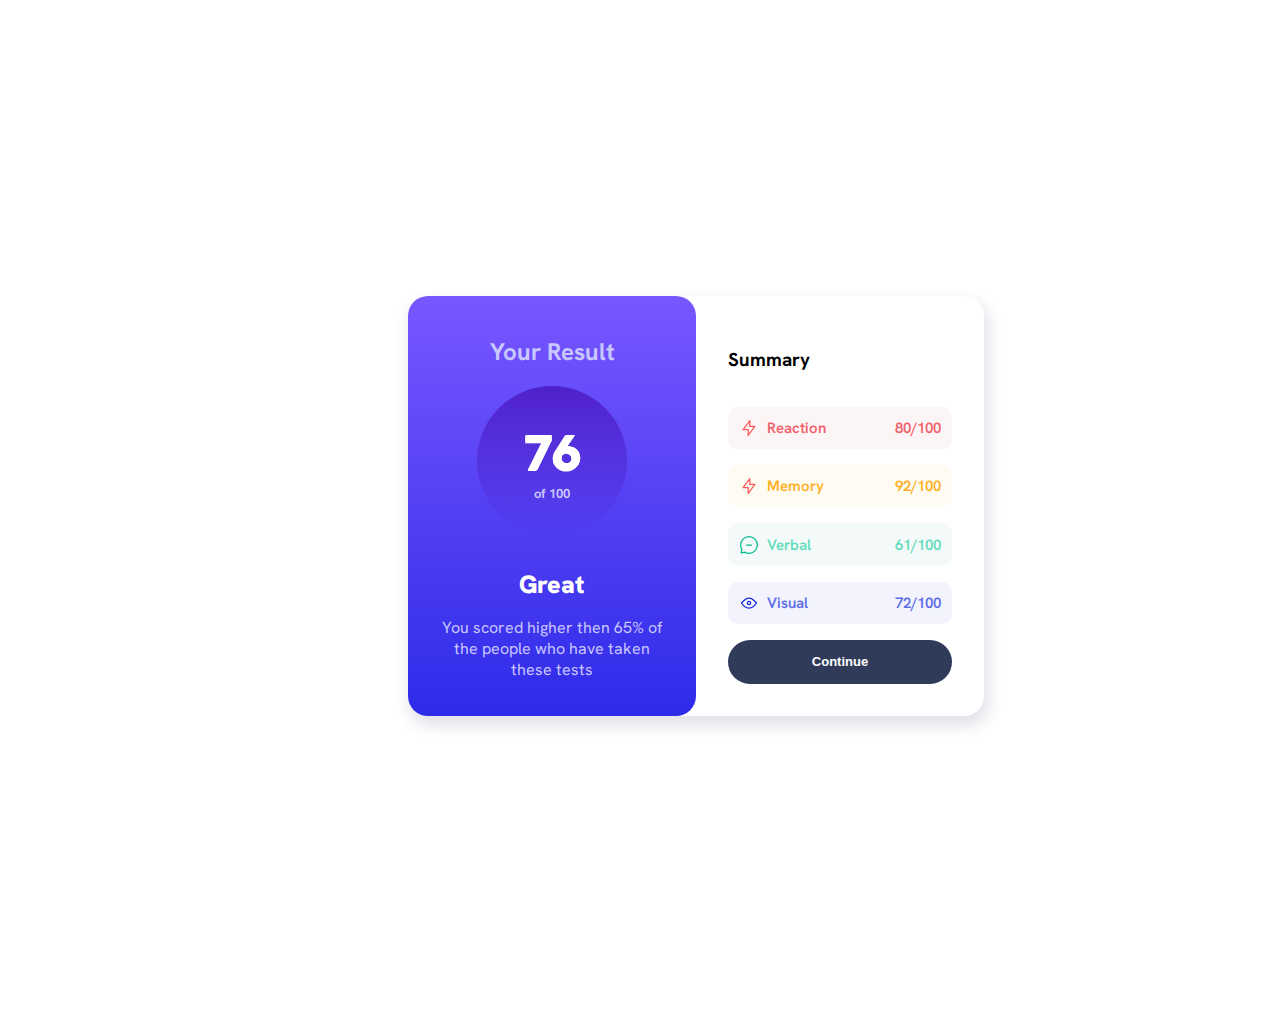
<file: Day1/index.html>
<!DOCTYPE html>
<html lang="en">
<head>
    <meta charset="UTF-8">
    <meta name="viewport" content="width=device-width, initial-scale=1.0">
    <link rel="stylesheet" href="styles.css">
    <link
     href='https://fonts.googleapis.com/css?family=Hanken Grotesk' rel='stylesheet'>
    <title>Document</title>
</head>
<body>
    <div class="container">
    <div class="card__container">
        <div class="score__card">
            <h2>Your Result</h2>
            <div class="circle">
                <h1>76</h1>
                <h2>of 100
                </h2>
            </div>
            <div class="score__card__text">
                <h1>Great</h1>
                <p>You scored higher then 65% of the people who have taken these tests</p>
            </div>
        </div>
        <div class="summary">
            <h3>Summary</h3>
            <div class="row__container">
            <div class="row pink">
                <div>
                <img src="assets/icon-reaction.svg" alt="Reaction logo">
                Reaction
            </div>
             80/100
            </div>
            <div class="row orange">
                <div>
                <img src="assets/icon-reaction.svg" alt="">
                Memory 
                </div>
                92/100
            </div>
            <div class="row green">
                <div>
                    <img src="assets/icon-verbal.svg" alt="">
                    Verbal 
                </div>
                61/100
            </div>
            <div class="row purple">
                <div>
                <img src="assets/icon-visual.svg" alt="">
                Visual 
            </div>
                72/100
            </div>
            <div class="btn-container">
                <button>Continue</button>
            </div>
        </div>
      </div>
    </div>
    </div>
</body>
</html>
</file>
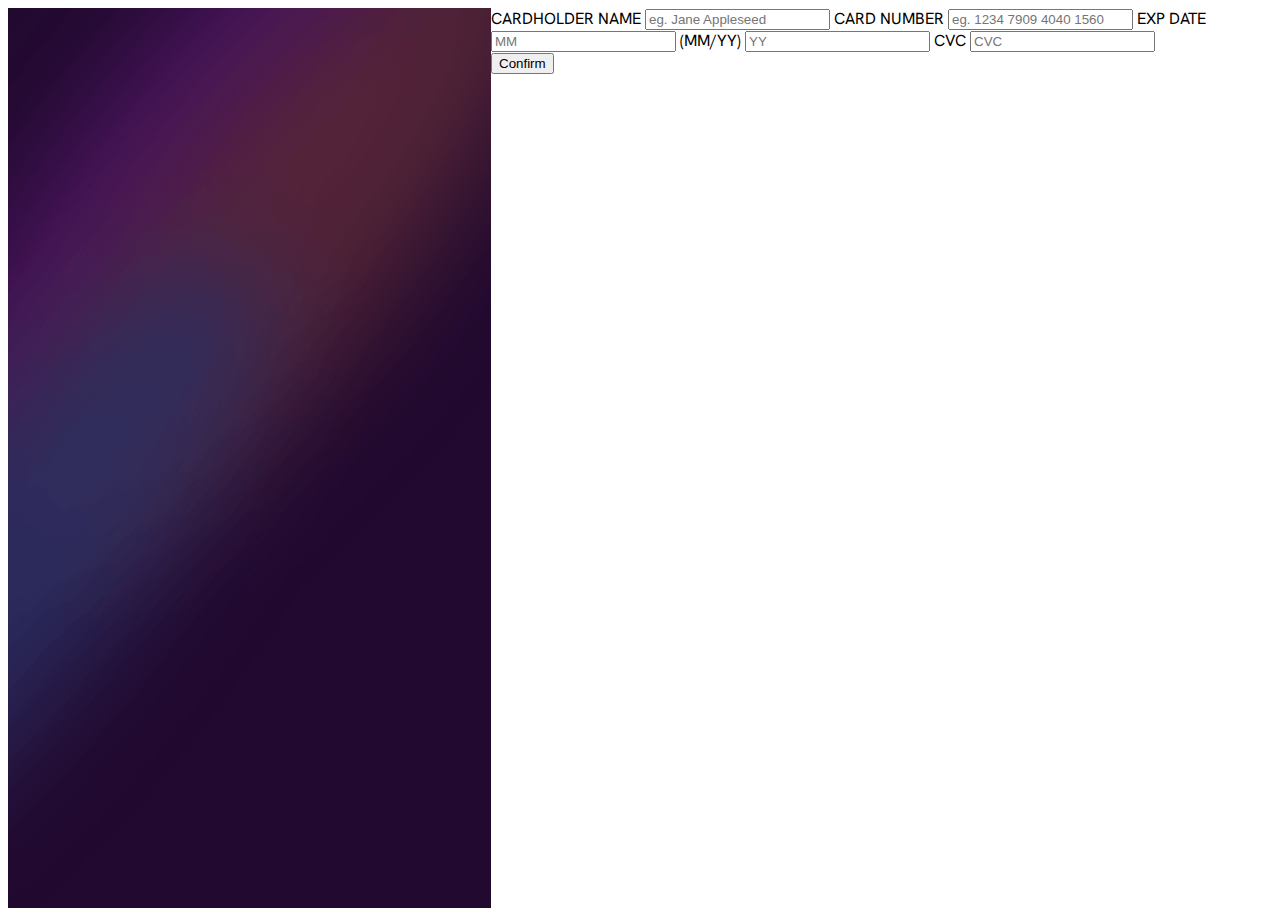
<file: Day2/index.html>
<!DOCTYPE html>
<html lang="en">
<head>
    <meta charset="UTF-8">
    <meta name="viewport" content="width=device-width, initial-scale=1.0">
    <link rel="stylesheet" href="styles.css">
    <link
     href='https://fonts.googleapis.com/css?family=Hanken Grotesk' rel='stylesheet'>
    <title>Document</title>
</head>
<body>
    <div class="container">
        <div class="left__div">
            <img src="assets/bg-main-desktop.png" alt="">
        </div>
        <div class="right__div">
            <div class="form__container">
                <form class="form">
                    <label for="name">CARDHOLDER NAME</label>
                    <input type="text" id="name" placeholder="eg. Jane Appleseed">
                    <label for="card_number">CARD NUMBER</label>
                    <input type="number" id="card_number" placeholder="eg. 1234 7909 4040 1560">
                    <label for="Exp_date">EXP DATE</label>
                    <input type="number" placeholder="MM">
                    <label for="month">(MM/YY)</label>
                    <input type="number" id="month" placeholder="YY">
                    <label for="cvc">CVC</label>
                    <input type="number" id="cvc" placeholder="CVC">
                    <div class="btn__container">
                        <button type="submit" class="btn">Confirm</button>
                    </div>
                </form>
            </div>
        </div>
    </div>
</body>
</html>
</file>
<file: Day1/styles.css>
body{
    box-sizing: border-box;
    font-family: 'Hanken Grotesk';
}

h1 {
   font-weight: 900;
   color: white;
   margin: 0;
}

p, 
h2{
    color:  hsl(241, 100%, 89%);
}


.container {
    width: 100vw;
    height: 100vh;
    padding: 3rem;
    display: flex;
    justify-content: center;
    align-items: center;
}

.card__container {
    width: 45%;
    border-radius: 20px;
    display: grid;
    grid-template-columns: 1fr 1fr;
    box-shadow: 3px 8px 15px 2px rgba(0, 24, 64, 0.12);

}

.score__card {
    background-image: linear-gradient(hsl(252, 100%, 67%) ,hsl(241, 81%, 54%));
    display: flex;
    flex-direction: column;
    align-items: center;
    justify-content: center;
    border-radius: 20px;
}

.circle {
    background-image: linear-gradient(hsla(256, 72%, 46%, 1), hsla(241, 72%, 46%, 0));
    border-radius: 50%;
    width: 150px;
    height: 150px;
    display: flex;
    justify-content: center;
    align-items: center;
    flex-direction: column;

    /* padding: 5px 10px; */
}

.circle h1{
   font-weight: 900;
   text-shadow: 0px 1px, 1px 0px, 1px 0px;
   color: white;
   font-size: 50px;
   margin: 0;
}

.circle h2 {
    margin: 0;
    font-size: small;
}

.score__card__text {
    margin-top: 2rem;
    width: 80%;
    text-align: center;
} 

.score__card__text h1 {
    font-size: 25px;
}

.summary {
    display: flex;
    flex-direction: column;
    gap: 1rem;
    padding: 2rem;
    /* background-color: red; */
}

.row__container {
    display: grid;
    gap: 1rem;

}

.row {
    display: flex;
    justify-content: space-between;
    background-color: hsl(166, 100%, 37%);
    border-radius: 10px;
    padding: .7rem;
    align-items: center;
    font-weight: 600;
    font-size: 15px;
    
}

.row div {
    display: flex;
    align-items: center;
    gap: .5rem;
}

.btn-container {
    margin-top: .5 rem;
    width: 100%;
}

.btn-container button {
   width: inherit;
   background-color: hsl(224, 30%, 27%);
   color: white;
   padding: .9rem;
   border-radius: 25px;
   border: none;
   font-size: 13px;
   font-weight: 700;
}

.orange {
    background-color: rgb(254, 251, 242);
    color: hsla(39, 100%, 56%);
}

.green {
    background-color: rgb(244, 250, 250);
    color: rgb(99, 220, 187);
}

.purple {
 background-color: rgb(242, 243, 252);
 color:  rgb(94, 108, 232);
}

.pink {
  background-color: rgb(252, 245, 246);
  color: rgb(241, 97, 107)
}


@media (max-width: 1024px) {
    .card__container {
        grid-template-columns: 1fr;
    }
}
</file>
<file: Day2/styles.css>
body {
    font-family: 'Hanken Grotesk';
    box-sizing: border-box;
}

.container {
    display: flex;
}
</file>
